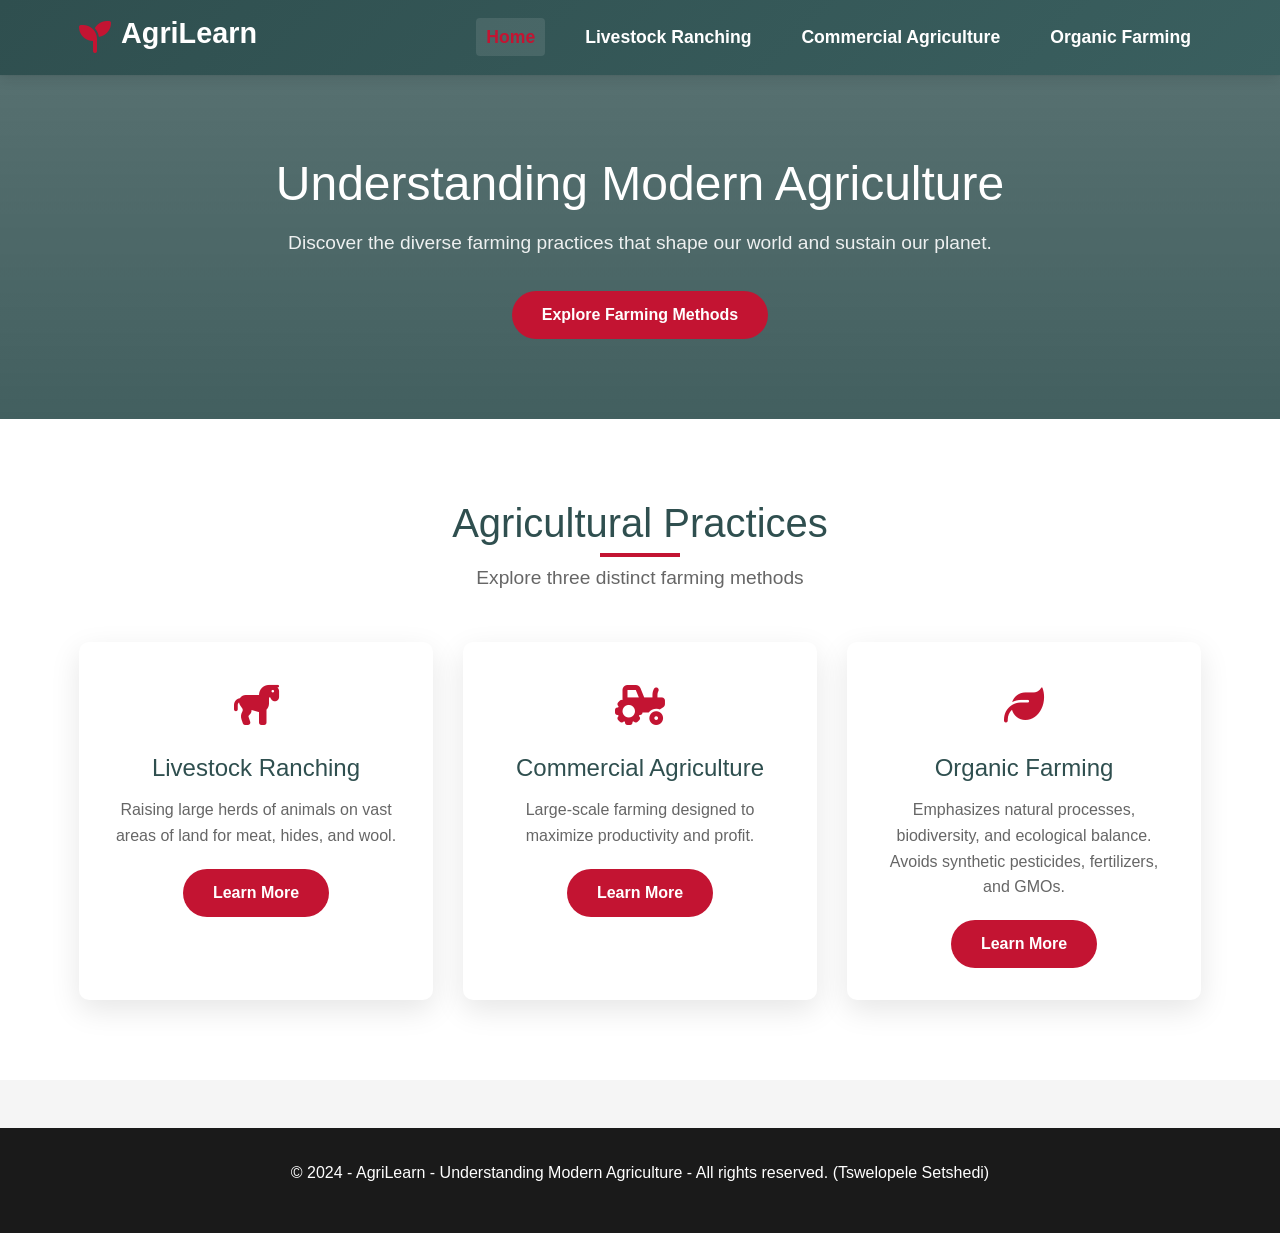
<file: index.html>
<!DOCTYPE html>
<html lang="en">
<head>
    <meta charset="utf-8" />
    <meta name="viewport" content="width=device-width, initial-scale=1.0" />
    <title>Home - AgriLearn</title>
    <link rel="stylesheet" href="https://cdnjs.cloudflare.com/ajax/libs/bootstrap/5.3.0/css/bootstrap.min.css" />
    <link rel="stylesheet" href="https://cdnjs.cloudflare.com/ajax/libs/font-awesome/6.4.0/css/all.min.css" />
    <link rel="stylesheet" href="css/custom.css" />
</head>
<body>
    <header>
        <nav class="navbar">
            <div class="container">
                <div class="logo">
                    <i class="fas fa-seedling"></i>
                    <h1>AgriLearn</h1>
                </div>
                <div class="nav-links">
                    <a href="index.html" class="active">Home</a>
                    <a href="livestock.html">Livestock Ranching</a>
                    <a href="commercial-agriculture.html">Commercial Agriculture</a>
                    <a href="organic-farming.html">Organic Farming</a>
                </div>
                <div class="mobile-menu">
                    <i class="fas fa-bars"></i>
                </div>
            </div>
        </nav>
    </header>

    <main>
        <section class="hero">
            <div class="container">
                <div class="hero-content">
                    <h2>Understanding Modern Agriculture</h2>
                    <p>Discover the diverse farming practices that shape our world and sustain our planet.</p>
                    <div class="hero-buttons">
                        <a href="#agriculture-types" class="btn">Explore Farming Methods</a>
                    </div>
                </div>
            </div>
        </section>

        <section class="agriculture-types" id="agriculture-types">
            <div class="container">
                <div class="section-title">
                    <h2>Agricultural Practices</h2>
                    <p>Explore three distinct farming methods</p>
                </div>
                <div class="agri-cards">
                    <div class="agri-card">
                        <div class="card-content">
                            <div class="card-icon">
                                <i class="fas fa-horse"></i>
                            </div>
                            <h3>Livestock Ranching</h3>
                            <p>Raising large herds of animals on vast areas of land for meat, hides, and wool.</p>
                            <a href="livestock.html" class="btn">Learn More</a>
                        </div>
                    </div>

                    <div class="agri-card">
                        <div class="card-content">
                            <div class="card-icon">
                                <i class="fas fa-tractor"></i>
                            </div>
                            <h3>Commercial Agriculture</h3>
                            <p>Large-scale farming designed to maximize productivity and profit.</p>
                            <a href="commercial-agriculture.html" class="btn">Learn More</a>
                        </div>
                    </div>

                    <div class="agri-card">
                        <div class="card-content">
                            <div class="card-icon">
                                <i class="fas fa-leaf"></i>
                            </div>
                            <h3>Organic Farming</h3>
                            <p>Emphasizes natural processes, biodiversity, and ecological balance. Avoids synthetic pesticides, fertilizers, and GMOs.</p>
                            <a href="organic-farming.html" class="btn">Learn More</a>
                        </div>
                    </div>
                </div>
            </div>
        </section>
    </main>

    <footer class="footer">
        <div class="container">
            <p>&copy; 2024 - AgriLearn - Understanding Modern Agriculture - All rights reserved. (Tswelopele Setshedi)</p>
        </div>
    </footer>

    <script src="https://cdnjs.cloudflare.com/ajax/libs/bootstrap/5.3.0/js/bootstrap.bundle.min.js"></script>
    <script>
        document.querySelector('.mobile-menu').addEventListener('click', function () {
            document.querySelector('.nav-links').classList.toggle('active');
        });
    </script>
</body>
</html>
</file>
<file: css/custom.css>
:root {
    --primary: #2F4F4F;
    --secondary: #c31432;
    --light: #F5F5F5;
    --dark: #1a1a1a;
    --accent: #4CAF50;
    --text: #333333;
}

* {
    margin: 0;
    padding: 0;
    box-sizing: border-box;
}

body {
    font-family: 'Segoe UI', Tahoma, Geneva, Verdana, sans-serif;
    color: var(--text);
    background-color: var(--light);
    line-height: 1.6;
}

/* Header Styles */
.navbar {
    background: linear-gradient(135deg, var(--primary), #3a5f5f);
    color: white;
    padding: 1rem 0;
    box-shadow: 0 4px 12px rgba(0, 0, 0, 0.1);
    position: sticky;
    top: 0;
    z-index: 100;
}

.container {
    width: 90%;
    max-width: 1200px;
    margin: 0 auto;
    padding: 0 15px;
}

nav {
    display: flex;
    justify-content: space-between;
    align-items: center;
}

.logo {
    display: flex;
    align-items: center;
    gap: 10px;
}

.logo i {
    font-size: 2rem;
    color: var(--secondary);
}

.logo h1 {
    font-size: 1.8rem;
    font-weight: 700;
    color: white;
}

.nav-links {
    display: flex;
    gap: 30px;
}

.nav-links a {
    color: white;
    text-decoration: none;
    font-weight: 600;
    font-size: 1.1rem;
    transition: all 0.3s ease;
    padding: 5px 10px;
    border-radius: 4px;
}

.nav-links a:hover,
.nav-links a.active {
    color: var(--secondary);
    background-color: rgba(255, 255, 255, 0.1);
}

.mobile-menu {
    display: none;
    font-size: 1.5rem;
    cursor: pointer;
    color: white;
}

/* Footer Styles */
.footer {
    background: var(--dark);
    color: white;
    padding: 2rem 0;
    margin-top: 3rem;
    text-align: center;
}

/* Hero Section */
.hero {
    background: linear-gradient(rgba(47, 79, 79, 0.8), rgba(47, 79, 79, 0.9)), url('https://images.unsplash.com/photo-1500382017468-9049fed747ef?ixlib=rb-4.0.3&ixid=M3wxMjA3fDB8MHxwaG90by1wYWdlfHx8fGVufDB8fHx8fA%3D%3D&auto=format&fit=crop&w=1200&q=80');
    background-size: cover;
    background-position: center;
    color: white;
    padding: 5rem 0;
    text-align: center;
}

.hero-content {
    max-width: 800px;
    margin: 0 auto;
}

.hero h2 {
    font-size: 3rem;
    margin-bottom: 1rem;
}

.hero p {
    font-size: 1.2rem;
    margin-bottom: 2rem;
    opacity: 0.9;
}

/* Buttons */
.btn {
    display: inline-block;
    background: var(--secondary);
    color: white;
    padding: 12px 30px;
    border-radius: 30px;
    text-decoration: none;
    font-weight: 600;
    transition: all 0.3s ease;
    border: none;
    cursor: pointer;
}

.btn:hover {
    background: #a01028;
    transform: translateY(-3px);
    box-shadow: 0 10px 20px rgba(0, 0, 0, 0.2);
}

/* Agriculture Types Section */
.agriculture-types {
    padding: 5rem 0;
    background-color: white;
}

.section-title {
    text-align: center;
    margin-bottom: 3rem;
}

.section-title h2 {
    font-size: 2.5rem;
    color: var(--primary);
    margin-bottom: 1rem;
    position: relative;
    display: inline-block;
}

.section-title h2::after {
    content: '';
    position: absolute;
    bottom: -10px;
    left: 50%;
    transform: translateX(-50%);
    width: 80px;
    height: 4px;
    background: var(--secondary);
}

.section-title p {
    font-size: 1.2rem;
    color: #666;
    max-width: 700px;
    margin: 0 auto;
}

.agri-cards {
    display: grid;
    grid-template-columns: repeat(auto-fit, minmax(300px, 1fr));
    gap: 30px;
}

.agri-card {
    background: white;
    border-radius: 10px;
    padding: 2rem;
    box-shadow: 0 10px 30px rgba(0, 0, 0, 0.1);
    text-align: center;
    transition: transform 0.3s ease, box-shadow 0.3s ease;
}

.agri-card:hover {
    transform: translateY(-10px);
    box-shadow: 0 15px 30px rgba(0, 0, 0, 0.15);
}

.card-icon {
    font-size: 2.5rem;
    color: var(--secondary);
    margin-bottom: 1rem;
}

.card-content h3 {
    font-size: 1.5rem;
    margin-bottom: 15px;
    color: var(--primary);
}

.card-content p {
    margin-bottom: 20px;
    color: #666;
    line-height: 1.6;
}

/* Page Styles for Individual Agriculture Pages */
.page-hero {
    background: linear-gradient(rgba(47, 79, 79, 0.8), rgba(47, 79, 79, 0.9));
    color: white;
    padding: 4rem 0;
    text-align: center;
}

.page-hero h1 {
    font-size: 3rem;
    margin-bottom: 1rem;
}

.page-hero p {
    font-size: 1.3rem;
    opacity: 0.9;
}

.page-content {
    padding: 4rem 0;
    background-color: white;
}

.content-grid {
    display: grid;
    grid-template-columns: 1fr 1fr;
    gap: 3rem;
    align-items: start;
}

.content-text h2 {
    color: var(--primary);
    margin-bottom: 1.5rem;
    font-size: 2rem;
}

.content-text h3 {
    color: var(--primary);
    margin: 2rem 0 1rem 0;
    font-size: 1.5rem;
}

.content-text p {
    margin-bottom: 1.5rem;
    line-height: 1.7;
    font-size: 1.1rem;
}

.content-text ul {
    margin-left: 1.5rem;
    margin-bottom: 2rem;
}

.content-text li {
    margin-bottom: 0.7rem;
    line-height: 1.6;
}

/* Livestock Page Specific Styles */
.content-images {
    display: flex;
    flex-direction: column;
    gap: 2rem;
}

.image-item {
    text-align: center;
}

.image-item img {
    width: 100%;
    height: 300px;
    object-fit: cover;
    border-radius: 10px;
    box-shadow: 0 10px 30px rgba(0,0,0,0.1);
    transition: transform 0.3s ease;
}

.image-item img:hover {
    transform: scale(1.02);
}

.image-caption {
    margin-top: 0.5rem;
    color: #666;
    font-style: italic;
    font-size: 0.9rem;
}

.content-image img {
    width: 100%;
    height: auto;
    border-radius: 10px;
    box-shadow: 0 10px 30px rgba(0,0,0,0.1);
}

/* Features Section */
.features-section {
    margin-top: 4rem;
    padding-top: 3rem;
    border-top: 2px solid #f0f0f0;
}

.features-section h2 {
    text-align: center;
    color: var(--primary);
    margin-bottom: 2rem;
    font-size: 2.2rem;
}

.features-grid {
    display: grid;
    grid-template-columns: repeat(auto-fit, minmax(300px, 1fr));
    gap: 2rem;
}

.feature-item {
    background: white;
    border-radius: 10px;
    padding: 1.5rem;
    box-shadow: 0 5px 20px rgba(0,0,0,0.1);
    text-align: center;
    transition: transform 0.3s ease;
}

.feature-item:hover {
    transform: translateY(-5px);
}

.feature-item img {
    width: 100%;
    height: 200px;
    object-fit: cover;
    border-radius: 8px;
    margin-bottom: 1rem;
}

.feature-item h3 {
    color: var(--primary);
    margin-bottom: 1rem;
    font-size: 1.3rem;
}

.feature-item p {
    color: #666;
    line-height: 1.6;
}

/* Responsive Styles */
@media (max-width: 992px) {
    .hero h2 {
        font-size: 2.5rem;
    }
}

@media (max-width: 768px) {
    .nav-links {
        display: none;
        position: absolute;
        top: 100%;
        left: 0;
        width: 100%;
        background: var(--primary);
        flex-direction: column;
        padding: 20px;
        text-align: center;
        box-shadow: 0 5px 10px rgba(0,0,0,0.1);
    }

    .nav-links.active {
        display: flex;
    }

    .mobile-menu {
        display: block;
    }

    .hero h2 {
        font-size: 2rem;
    }

    .hero p {
        font-size: 1rem;
    }

    .agri-cards {
        grid-template-columns: 1fr;
    }

    .content-grid {
        grid-template-columns: 1fr;
        gap: 2rem;
    }

    .page-hero h1 {
        font-size: 2.5rem;
    }

    .page-hero p {
        font-size: 1.1rem;
    }

    .content-images {
        gap: 1.5rem;
    }

    .image-item img {
        height: 250px;
    }

    .features-grid {
        grid-template-columns: 1fr;
    }

    .feature-item {
        padding: 1rem;
    }
}

@media (max-width: 576px) {
    .hero {
        padding: 3rem 0;
    }

    .hero h2 {
        font-size: 1.8rem;
    }

    .section-title h2 {
        font-size: 2rem;
    }

    .page-hero h1 {
        font-size: 2.2rem;
    }
}

/* External Resources Styles */
.external-resources {
    margin-top: 3rem;
    padding: 2rem;
    background: #f8f9fa;
    border-radius: 10px;
    border-left: 4px solid var(--accent);
}

.external-resources h3 {
    color: var(--primary);
    margin-bottom: 1.5rem;
    font-size: 1.5rem;
}

.resource-links {
    display: flex;
    flex-direction: column;
    gap: 1rem;
}

.resource-link {
    display: flex;
    align-items: center;
    gap: 10px;
    padding: 12px 15px;
    background: white;
    border: 1px solid #e0e0e0;
    border-radius: 8px;
    text-decoration: none;
    color: var(--primary);
    font-weight: 500;
    transition: all 0.3s ease;
}

.resource-link:hover {
    background: var(--primary);
    color: white;
    transform: translateX(5px);
    box-shadow: 0 5px 15px rgba(0,0,0,0.1);
}

.resource-link i {
    font-size: 0.9rem;
}

/* Responsive styles for resources */
@media (max-width: 768px) {
    .external-resources {
        padding: 1.5rem;
    }

    .resource-links {
        gap: 0.8rem;
    }

    .resource-link {
        padding: 10px 12px;
    }
}
</file>
